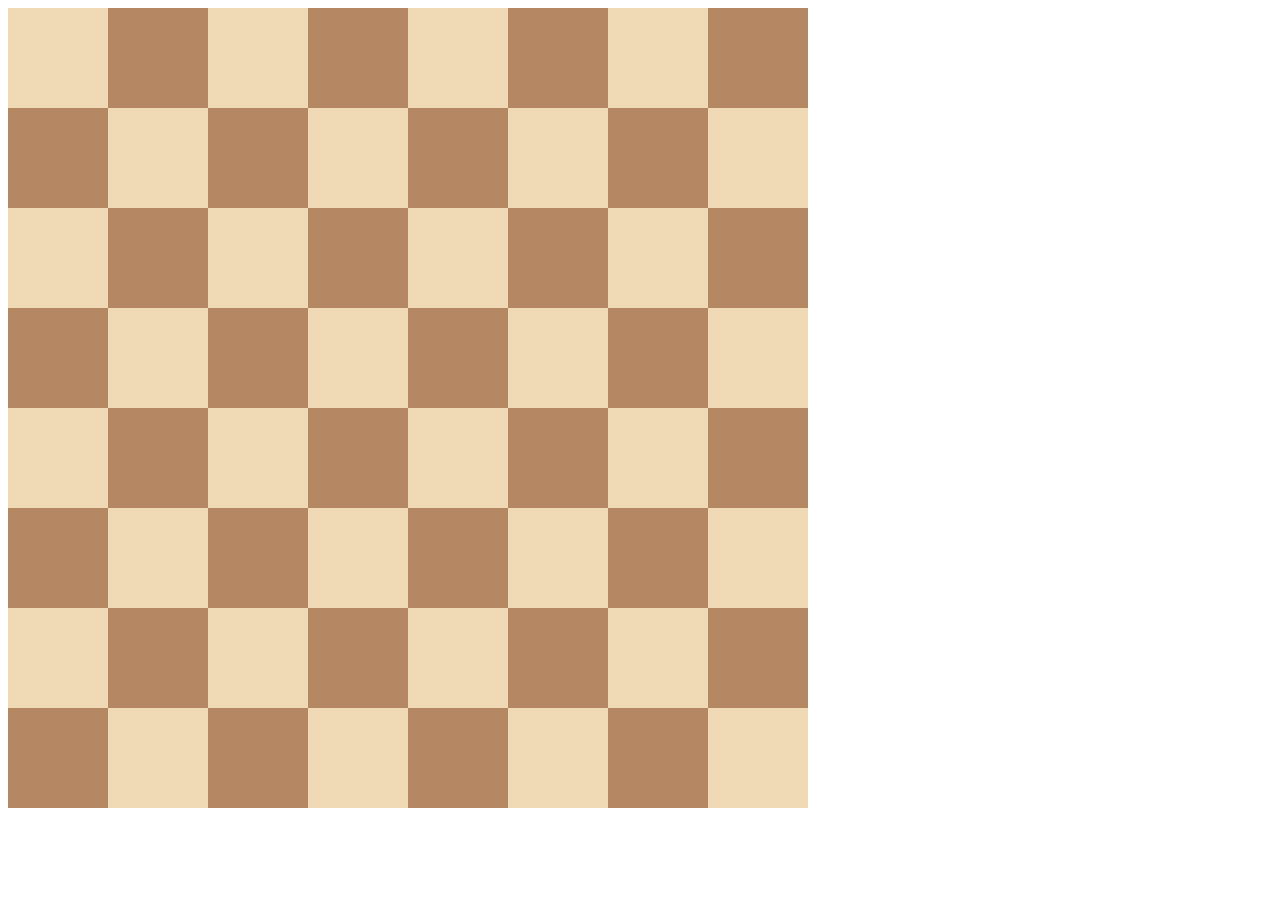
<file: Section 10 Grid/10.0 Display Grid/index.html>
<!DOCTYPE html>
<html>

<head>
  <title>Chessboard</title>
  <style>
    /* Write your code here */
    /* Each square should be 100px by 100px */
    /* My colours for white: #f0d9b5, black: #b58863 */
    .white {
      background-color: #f0d9b5;
      width: 100px;
      height: 100px;
    }
    .black {
      background-color: #b58863;
      width: 100px;
      height: 100px;
    }

    .container {
      display: grid;
      grid-template-columns: 1fr 1fr 1fr 1fr 1fr 1fr 1fr 1fr;
      column-gap: 0px;
      max-width: fit-content;
    }
  </style>
</head>

<body>
  <div class="container">
    <div class="white"></div>
    <div class="black"></div>
    <div class="white"></div>
    <div class="black"></div>
    <div class="white"></div>
    <div class="black"></div>
    <div class="white"></div>
    <div class="black"></div>
    <div class="black"></div>
    <div class="white"></div>
    <div class="black"></div>
    <div class="white"></div>
    <div class="black"></div>
    <div class="white"></div>
    <div class="black"></div>
    <div class="white"></div>
    <div class="white"></div>
    <div class="black"></div>
    <div class="white"></div>
    <div class="black"></div>
    <div class="white"></div>
    <div class="black"></div>
    <div class="white"></div>
    <div class="black"></div>
    <div class="black"></div>
    <div class="white"></div>
    <div class="black"></div>
    <div class="white"></div>
    <div class="black"></div>
    <div class="white"></div>
    <div class="black"></div>
    <div class="white"></div>
    <div class="white"></div>
    <div class="black"></div>
    <div class="white"></div>
    <div class="black"></div>
    <div class="white"></div>
    <div class="black"></div>
    <div class="white"></div>
    <div class="black"></div>
    <div class="black"></div>
    <div class="white"></div>
    <div class="black"></div>
    <div class="white"></div>
    <div class="black"></div>
    <div class="white"></div>
    <div class="black"></div>
    <div class="white"></div>
    <div class="white"></div>
    <div class="black"></div>
    <div class="white"></div>
    <div class="black"></div>
    <div class="white"></div>
    <div class="black"></div>
    <div class="white"></div>
    <div class="black"></div>
    <div class="black"></div>
    <div class="white"></div>
    <div class="black"></div>
    <div class="white"></div>
    <div class="black"></div>
    <div class="white"></div>
    <div class="black"></div>
    <div class="white"></div>
  </div>
</body>

</html>
</file>
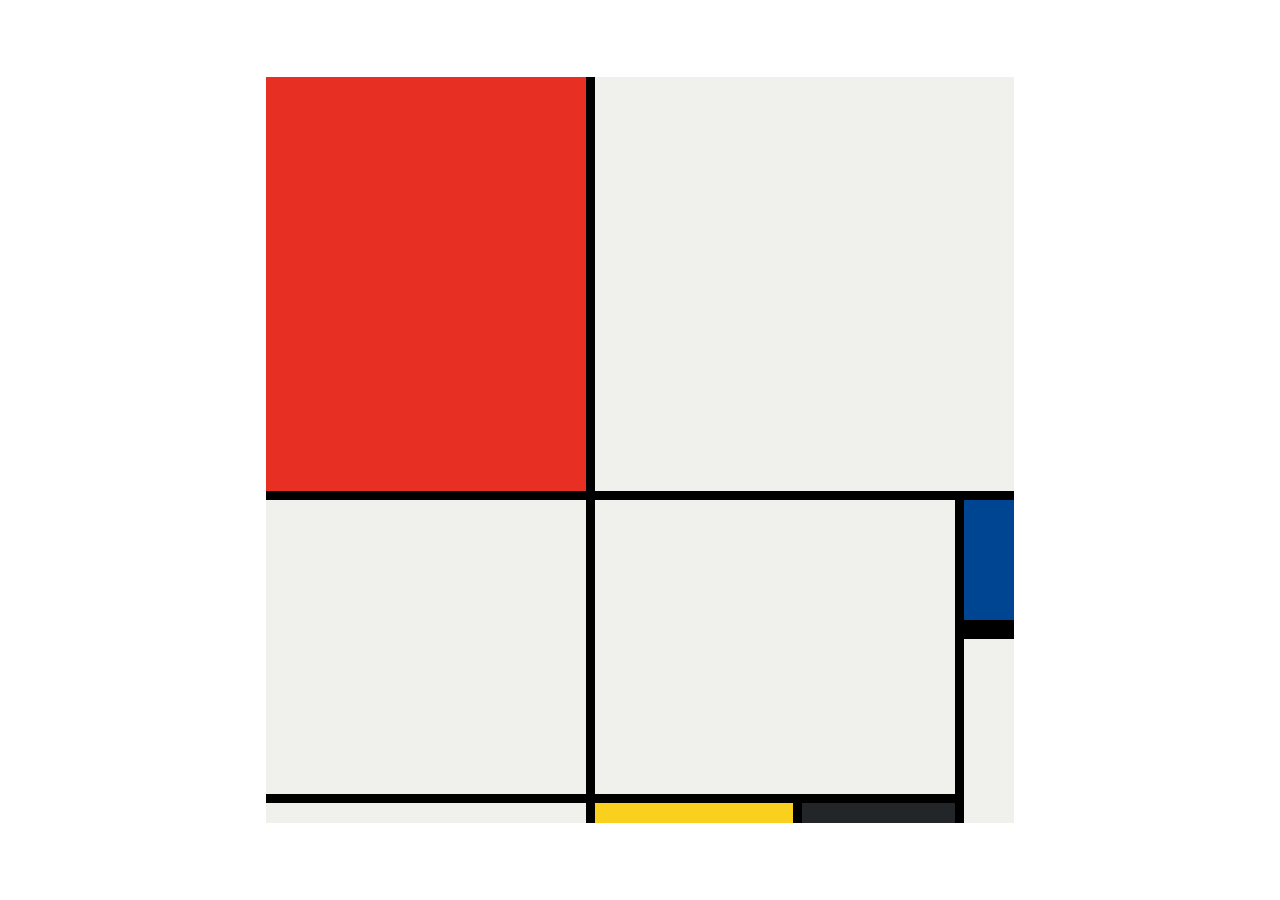
<file: Section 10 Grid/10.3 Mondrian Project/index.html>
<!DOCTYPE html>
<html lang="en">
  <head>
    <meta charset="UTF-8" />
    <meta name="viewport" content="width=device-width, initial-scale=1.0" />
    <title>Mondrian Project</title>
    <style>
      /* 
    Write your CSS here 
    Gap Colour: #000
    White: #F0F1EC
    Red: #E72F24
    Black: #232629
    Blue: #004592
    Yellow: #F9D01E

    For dimensions, see dimensions.png image.
    HINT: Remember you can't change the properties of grid lines.
    But grid lines are transparent!
    */
      * {
        margin: 0;
      }

      .flexc {
        height: 100vh;
        width: 100vw;
        display: flex;
        flex-wrap: wrap;
        align-content: center;
        justify-content: center;
        border: none;
      }

      .container {
        width: 748px;
        height: 746px;
        background-color: black;
        display: grid;
        grid-template-columns: 320px 198px 153px 50px;
        grid-template-rows: 414px 130px 155px 20px;
        gap: 9px;
      }

      .red {
        background-color: #e72f24;
      }

      .g1 {
        background-color: #f0f1ec;
        grid-column: 2 / -1;
      }
      .g2 {
        background-color: #f0f1ec;
        grid-column: 1 / 2;
        grid-row: 2 / 4;
      }
      .g3 {
        background-color: #f0f1ec;
        grid-column: 2 / span 2;
        grid-row: 2 / 4;
      }
      .purple {
        background-color: #004592;
        border-bottom: 10px solid black;
      }
      .g4 {
        background-color: #f0f1ec;
        grid-row: span 2;
      }
      .g5 {
        background-color: #f0f1ec;
      }
      .yellow {
        background-color: #f9d01e;
      }
      .black {
        background-color: #232629;
      }
    </style>
  </head>

  <body>
    <!-- Write your HTML here -->
    <div class="flexc">
      <div class="container">
        <div class="red"></div>
        <div class="g1"></div>
        <div class="g2"></div>
        <div class="g3"></div>
        <div class="purple"></div>
        <div class="g4"></div>
        <div class="g5"></div>
        <div class="yellow"></div>
        <div class="black"></div>
      </div>
    </div>
  </body>
</html>
</file>
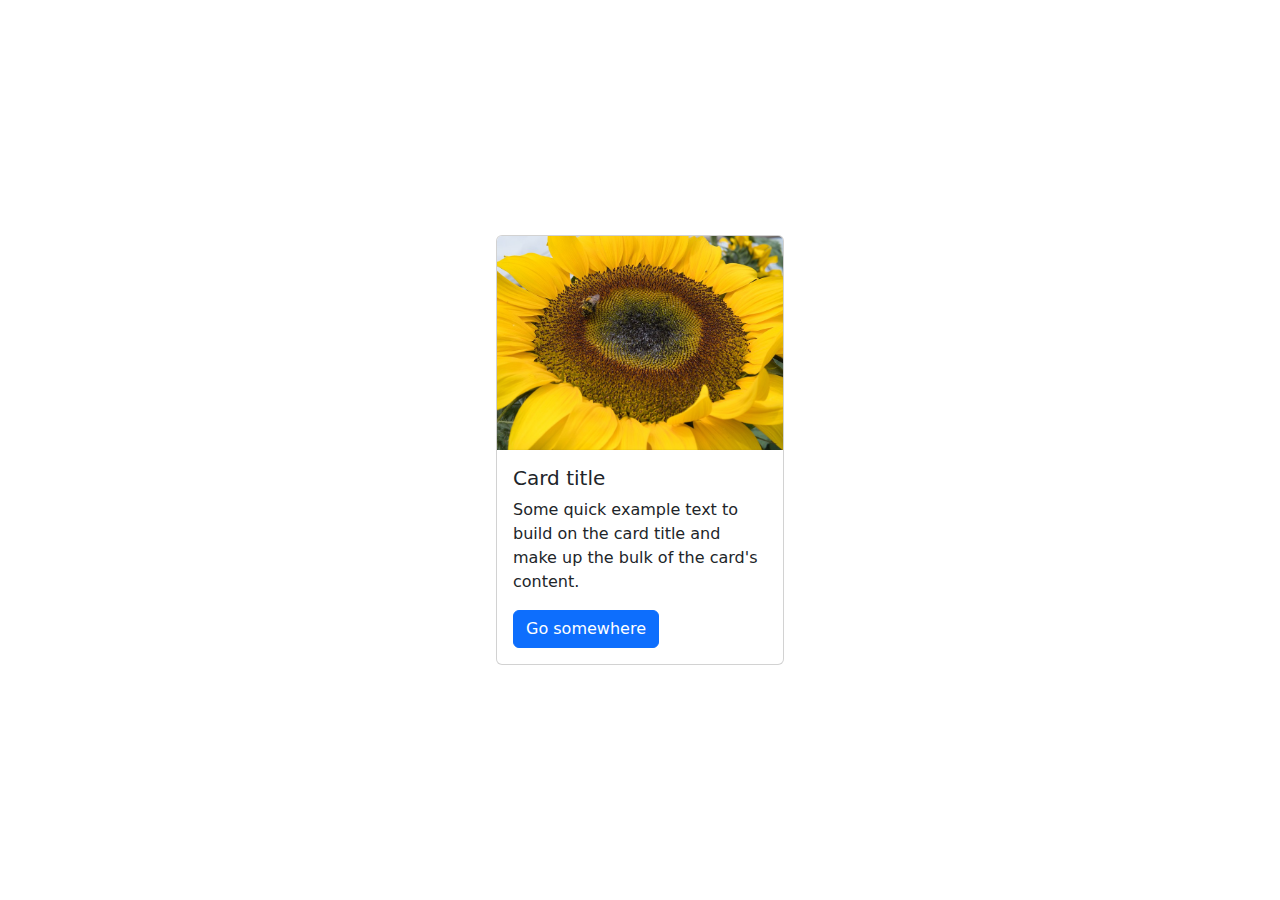
<file: Section 11 Bootstrap/11.0 Bootstrap Intro/index.html>
<!DOCTYPE html>
<html lang="en">
  <head>
    <meta charset="utf-8" />
    <meta name="viewport" content="width=device-width, initial-scale=1" />
    <title>Bootstrap</title>
    <!-- TODO 1: Add the Bootstrap link here. -->
    <link
      href="https://cdn.jsdelivr.net/npm/bootstrap@5.3.3/dist/css/bootstrap.min.css"
      rel="stylesheet"
      integrity="sha384-QWTKZyjpPEjISv5WaRU9OFeRpok6YctnYmDr5pNlyT2bRjXh0JMhjY6hW+ALEwIH"
      crossorigin="anonymous"
    />
    <style>
      /* TODO 4: Use flexbox to center the card in the vertical and horizontal center. */
      .flex-container {
        height: 100vh;
        display: flex;
        flex-wrap: wrap;
        justify-content: center;
        align-content: center;
      }
    </style>
  </head>

  <body>
    <div class="flex-container">
      <!-- TODO 2: Add the Bootstrap Prebuilt Card here -->
      <!-- TODO 3: Change the image src to display the flower.jpg image. -->

      <div class="card" style="width: 18rem">
        <img src="flower.jpg" class="card-img-top" alt="..." />
        <div class="card-body">
          <h5 class="card-title">Card title</h5>
          <p class="card-text">
            Some quick example text to build on the card title and make up the
            bulk of the card's content.
          </p>
          <a href="#" class="btn btn-primary">Go somewhere</a>
        </div>
      </div>
    </div>
  </body>
</html>
</file>
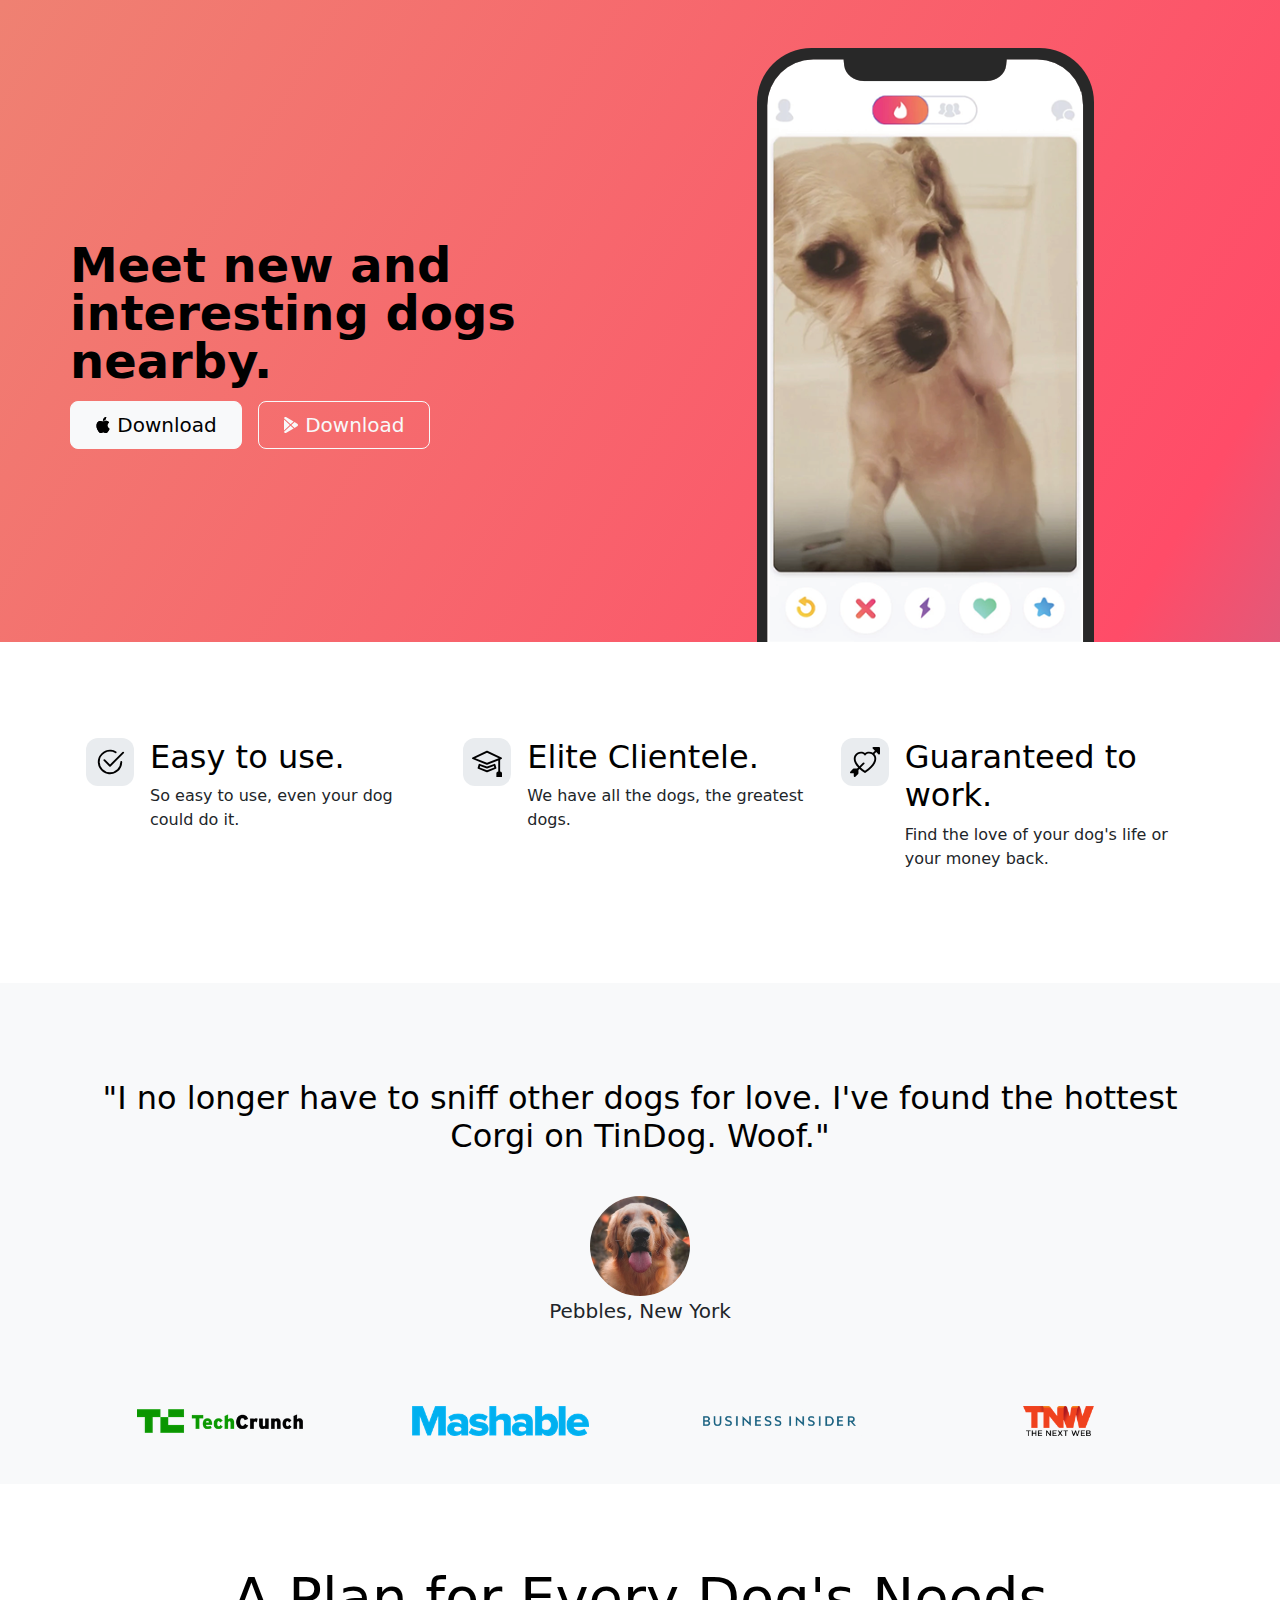
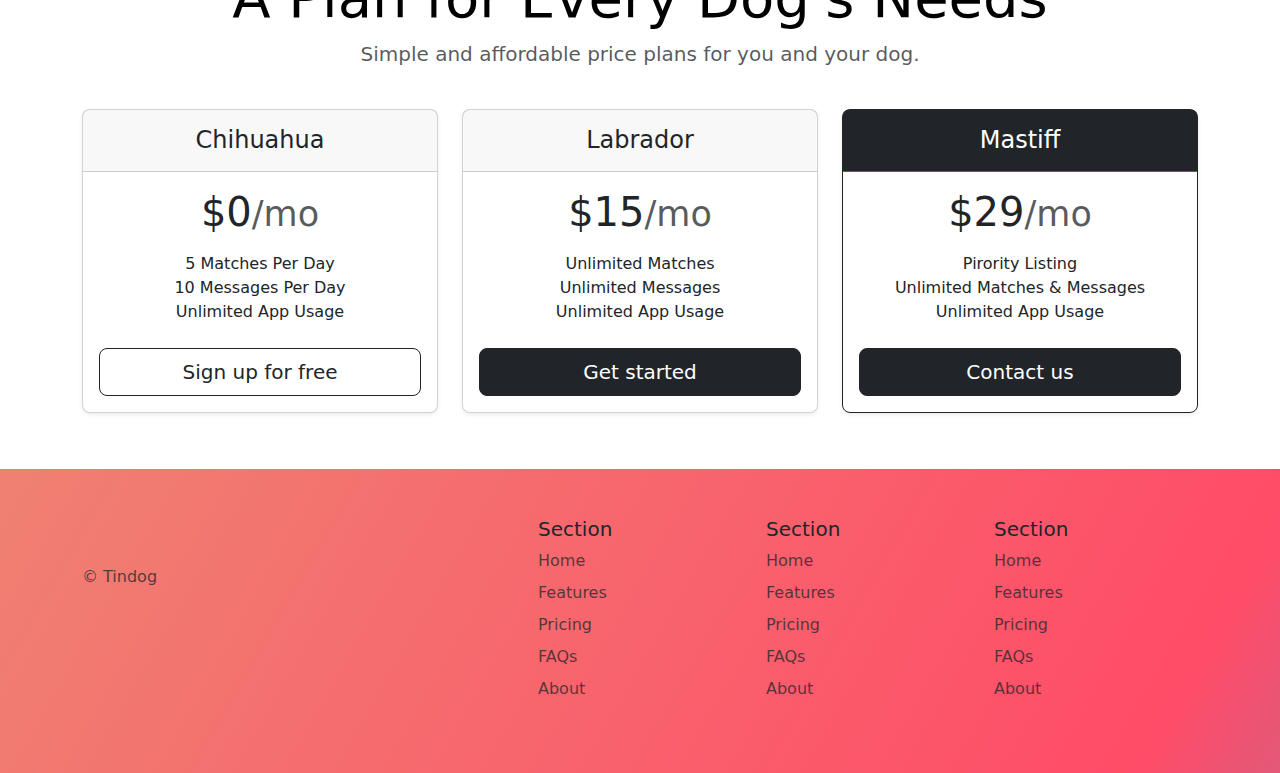
<file: Section 11 Bootstrap/11.3 TinDog Project/index.html>
<!DOCTYPE html>
<html lang="en">
  <head>
    <meta charset="UTF-8" />
    <meta name="viewport" content="width=device-width, initial-scale=1.0" />
    <title>TinDog</title>
    <link
      href="https://cdn.jsdelivr.net/npm/bootstrap@5.3.3/dist/css/bootstrap.min.css"
      rel="stylesheet"
      integrity="sha384-QWTKZyjpPEjISv5WaRU9OFeRpok6YctnYmDr5pNlyT2bRjXh0JMhjY6hW+ALEwIH"
      crossorigin="anonymous"
    />
    <link rel="stylesheet" href="css/style.css" />
  </head>

  <body>
    <!-- Title -->
    <section id="title" class="gradient-background">
      <div class="container col-xxl-8 px-0 py-0 pt-5">
        <div class="row flex-lg-row-reverse align-items-center g-0 py-0">
          <div class="col-10 col-sm-8 col-lg-6 pb-0">
            <img
              src="images/iphone.png"
              class="d-block mx-lg-auto img-fluid"
              alt="Bootstrap Themes"
              height="200"
              loading="lazy"
            />
          </div>
          <div class="col-lg-6">
            <h1 class="display-5 fw-bold text-body-emphasis lh-1 mb-3">
              Meet new and interesting dogs nearby.
            </h1>

            <div class="d-grid gap-2 d-md-flex justify-content-md-start">
              <button
                type="button"
                class="btn btn-primary btn-lg px-4 me-md-2 btn-light"
              >
                <svg
                  xmlns="http://www.w3.org/2000/svg"
                  width="16"
                  height="16"
                  fill="currentColor"
                  class="bi bi-apple mb-1"
                  viewBox="0 0 16 16"
                >
                  <path
                    d="M11.182.008C11.148-.03 9.923.023 8.857 1.18c-1.066 1.156-.902 2.482-.878 2.516.024.034 1.52.087 2.475-1.258.955-1.345.762-2.391.728-2.43Zm3.314 11.733c-.048-.096-2.325-1.234-2.113-3.422.212-2.189 1.675-2.789 1.698-2.854.023-.065-.597-.79-1.254-1.157a3.692 3.692 0 0 0-1.563-.434c-.108-.003-.483-.095-1.254.116-.508.139-1.653.589-1.968.607-.316.018-1.256-.522-2.267-.665-.647-.125-1.333.131-1.824.328-.49.196-1.422.754-2.074 2.237-.652 1.482-.311 3.83-.067 4.56.244.729.625 1.924 1.273 2.796.576.984 1.34 1.667 1.659 1.899.319.232 1.219.386 1.843.067.502-.308 1.408-.485 1.766-.472.357.013 1.061.154 1.782.539.571.197 1.111.115 1.652-.105.541-.221 1.324-1.059 2.238-2.758.347-.79.505-1.217.473-1.282Z"
                  />
                  <path
                    d="M11.182.008C11.148-.03 9.923.023 8.857 1.18c-1.066 1.156-.902 2.482-.878 2.516.024.034 1.52.087 2.475-1.258.955-1.345.762-2.391.728-2.43Zm3.314 11.733c-.048-.096-2.325-1.234-2.113-3.422.212-2.189 1.675-2.789 1.698-2.854.023-.065-.597-.79-1.254-1.157a3.692 3.692 0 0 0-1.563-.434c-.108-.003-.483-.095-1.254.116-.508.139-1.653.589-1.968.607-.316.018-1.256-.522-2.267-.665-.647-.125-1.333.131-1.824.328-.49.196-1.422.754-2.074 2.237-.652 1.482-.311 3.83-.067 4.56.244.729.625 1.924 1.273 2.796.576.984 1.34 1.667 1.659 1.899.319.232 1.219.386 1.843.067.502-.308 1.408-.485 1.766-.472.357.013 1.061.154 1.782.539.571.197 1.111.115 1.652-.105.541-.221 1.324-1.059 2.238-2.758.347-.79.505-1.217.473-1.282Z"
                  />
                </svg>
                Download
              </button>
              <button
                type="button"
                class="btn btn-outline-secondary btn-lg px-4 btn-outline-light"
              >
                <svg
                  xmlns="http://www.w3.org/2000/svg"
                  width="16"
                  height="16"
                  fill="currentColor"
                  class="bi bi-google-play mb-1"
                  viewBox="0 0 16 16"
                >
                  <path
                    d="M14.222 9.374c1.037-.61 1.037-2.137 0-2.748L11.528 5.04 8.32 8l3.207 2.96 2.694-1.586Zm-3.595 2.116L7.583 8.68 1.03 14.73c.201 1.029 1.36 1.61 2.303 1.055l7.294-4.295ZM1 13.396V2.603L6.846 8 1 13.396ZM1.03 1.27l6.553 6.05 3.044-2.81L3.333.215C2.39-.341 1.231.24 1.03 1.27Z"
                  />
                </svg>
                Download
              </button>
            </div>
          </div>
        </div>
      </div>
    </section>

    <!-- Features -->
    <section id="features">
      <div class="container px-3 py-5" id="hanging-icons">
        <div class="row mt-5 row-cols-1 row-cols-lg-3">
          <div class="col d-flex align-items-start">
            <div
              class="icon-square text-body-emphasis bg-body-secondary d-inline-flex align-items-center justify-content-center fs-4 flex-shrink-0 me-3"
            >
              <svg
                xmlns="http://www.w3.org/2000/svg"
                height="30"
                fill="currentColor"
                class="bi bi-check2-circle"
                viewBox="0 0 16 16"
              >
                <path
                  d="M2.5 8a5.5 5.5 0 0 1 8.25-4.764.5.5 0 0 0 .5-.866A6.5 6.5 0 1 0 14.5 8a.5.5 0 0 0-1 0 5.5 5.5 0 1 1-11 0z"
                />
                <path
                  d="M15.354 3.354a.5.5 0 0 0-.708-.708L8 9.293 5.354 6.646a.5.5 0 1 0-.708.708l3 3a.5.5 0 0 0 .708 0l7-7z"
                />
              </svg>
            </div>
            <div>
              <h3 class="fs-2 text-body-emphasis">Easy to use.</h3>
              <p>So easy to use, even your dog could do it.</p>
            </div>
          </div>
          <div class="col d-flex align-items-start">
            <div
              class="icon-square text-body-emphasis bg-body-secondary d-inline-flex align-items-center justify-content-center fs-4 flex-shrink-0 me-3"
            >
              <svg
                xmlns="http://www.w3.org/2000/svg"
                height="30"
                fill="currentColor"
                class="bi bi-mortarboard"
                viewBox="0 0 16 16"
              >
                <path
                  d="M8.211 2.047a.5.5 0 0 0-.422 0l-7.5 3.5a.5.5 0 0 0 .025.917l7.5 3a.5.5 0 0 0 .372 0L14 7.14V13a1 1 0 0 0-1 1v2h3v-2a1 1 0 0 0-1-1V6.739l.686-.275a.5.5 0 0 0 .025-.917l-7.5-3.5ZM8 8.46 1.758 5.965 8 3.052l6.242 2.913L8 8.46Z"
                />
                <path
                  d="M4.176 9.032a.5.5 0 0 0-.656.327l-.5 1.7a.5.5 0 0 0 .294.605l4.5 1.8a.5.5 0 0 0 .372 0l4.5-1.8a.5.5 0 0 0 .294-.605l-.5-1.7a.5.5 0 0 0-.656-.327L8 10.466 4.176 9.032Zm-.068 1.873.22-.748 3.496 1.311a.5.5 0 0 0 .352 0l3.496-1.311.22.748L8 12.46l-3.892-1.556Z"
                />
              </svg>
            </div>
            <div>
              <h3 class="fs-2 text-body-emphasis">Elite Clientele.</h3>
              <p>We have all the dogs, the greatest dogs.</p>
            </div>
          </div>
          <div class="col d-flex align-items-start">
            <div
              class="icon-square text-body-emphasis bg-body-secondary d-inline-flex align-items-center justify-content-center fs-4 flex-shrink-0 me-3"
            >
              <svg
                xmlns="http://www.w3.org/2000/svg"
                height="30"
                fill="currentColor"
                class="bi bi-arrow-through-heart"
                viewBox="0 0 16 16"
              >
                <path
                  fill-rule="evenodd"
                  d="M2.854 15.854A.5.5 0 0 1 2 15.5V14H.5a.5.5 0 0 1-.354-.854l1.5-1.5A.5.5 0 0 1 2 11.5h1.793l.53-.53c-.771-.802-1.328-1.58-1.704-2.32-.798-1.575-.775-2.996-.213-4.092C3.426 2.565 6.18 1.809 8 3.233c1.25-.98 2.944-.928 4.212-.152L13.292 2 12.147.854A.5.5 0 0 1 12.5 0h3a.5.5 0 0 1 .5.5v3a.5.5 0 0 1-.854.354L14 2.707l-1.006 1.006c.236.248.44.531.6.845.562 1.096.585 2.517-.213 4.092-.793 1.563-2.395 3.288-5.105 5.08L8 13.912l-.276-.182a21.86 21.86 0 0 1-2.685-2.062l-.539.54V14a.5.5 0 0 1-.146.354l-1.5 1.5Zm2.893-4.894A20.419 20.419 0 0 0 8 12.71c2.456-1.666 3.827-3.207 4.489-4.512.679-1.34.607-2.42.215-3.185-.817-1.595-3.087-2.054-4.346-.761L8 4.62l-.358-.368c-1.259-1.293-3.53-.834-4.346.761-.392.766-.464 1.845.215 3.185.323.636.815 1.33 1.519 2.065l1.866-1.867a.5.5 0 1 1 .708.708L5.747 10.96Z"
                />
              </svg>
            </div>
            <div>
              <h3 class="fs-2 text-body-emphasis">Guaranteed to work.</h3>
              <p>Find the love of your dog's life or your money back.</p>
            </div>
          </div>
        </div>
      </div>
    </section>

    <!-- Testimonial -->
    <section id="testimonial">
      <div class="my-5">
        <div class="p-0 text-center bg-body-tertiary">
          <div class="container py-5">
            <h2 class="text-body-emphasis mt-5">
              "I no longer have to sniff other dogs for love. I've found the
              hottest Corgi on TinDog. Woof."
            </h2>

            <div style="margin-top: 2 rem !important; margin-bottom: 5rem">
              <img
                src="images/dog-img.jpg"
                style="
                  height: 100px;
                  border-radius: 50%;
                  width: 100px;
                  margin: 2rem auto 0rem;
                "
              />
              <p class="col-lg-8 mx-auto lead mb-5">Pebbles, New York</p>
            </div>

            <div class="container text-center">
              <div class="row align-items-start">
                <div class="col-lg-3 col-sm-12">
                  <img src="images/techcrunch.png" style="height: 30px" />
                </div>
                <div class="col-lg-3 col-sm-12">
                  <img src="images/mashable.png" style="height: 30px" />
                </div>
                <div class="col-lg-3 col-sm-12">
                  <img src="images/bizinsider.png" style="height: 30px" />
                </div>
                <div class="col-lg-3 col-sm-12">
                  <img src="images/tnw.png" style="height: 30px" />
                </div>
              </div>
            </div>
          </div>
        </div>
      </div>
    </section>

    <!-- Pricing -->
    <section id="pricing">
      <div class="container py-3">
        <div class="pricing-header p-3 pb-md-4 mx-auto text-center">
          <h2 class="display-4 fw-normal text-body-emphasis">
            A Plan for Every Dog's Needs
          </h2>
          <p class="fs-5 text-body-secondary">
            Simple and affordable price plans for you and your dog.
          </p>
        </div>
        <main>
          <div class="row row-cols-1 row-cols-md-3 mb-3 text-center">
            <div class="col">
              <div class="card mb-4 rounded-3 shadow-sm">
                <div class="card-header py-3">
                  <h4 class="my-0 fw-normal">Chihuahua</h4>
                </div>
                <div class="card-body">
                  <h1 class="card-title pricing-card-title">
                    $0<small class="text-body-secondary fw-light">/mo</small>
                  </h1>
                  <ul class="list-unstyled mt-3 mb-4">
                    <li>5 Matches Per Day</li>
                    <li>10 Messages Per Day</li>
                    <li>Unlimited App Usage</li>
                  </ul>
                  <button
                    type="button"
                    class="w-100 btn btn-lg btn-outline-dark"
                  >
                    Sign up for free
                  </button>
                </div>
              </div>
            </div>
            <div class="col">
              <div class="card mb-4 rounded-3 shadow-sm">
                <div class="card-header py-3">
                  <h4 class="my-0 fw-normal">Labrador</h4>
                </div>
                <div class="card-body">
                  <h1 class="card-title pricing-card-title">
                    $15<small class="text-body-secondary fw-light">/mo</small>
                  </h1>
                  <ul class="list-unstyled mt-3 mb-4">
                    <li>Unlimited Matches</li>
                    <li>Unlimited Messages</li>
                    <li>Unlimited App Usage</li>
                  </ul>
                  <button type="button" class="w-100 btn btn-lg btn-dark">
                    Get started
                  </button>
                </div>
              </div>
            </div>
            <div class="col">
              <div class="card mb-4 rounded-3 shadow-sm border-dark">
                <div class="card-header py-3 text-bg-dark border-primary">
                  <h4 class="my-0 fw-normal">Mastiff</h4>
                </div>
                <div class="card-body">
                  <h1 class="card-title pricing-card-title">
                    $29<small class="text-body-secondary fw-light">/mo</small>
                  </h1>
                  <ul class="list-unstyled mt-3 mb-4">
                    <li>Pirority Listing</li>
                    <li>Unlimited Matches & Messages</li>
                    <li>Unlimited App Usage</li>
                  </ul>
                  <button type="button" class="w-100 btn btn-lg btn-dark">
                    Contact us
                  </button>
                </div>
              </div>
            </div>
          </div>
        </main>
      </div>
    </section>

    <!-- Footer -->
    <section id="footer" class="gradient-background">
      <div class="container">
        <footer class="row row-cols-1 row-cols-sm-2 row-cols-md-5 py-5 my-0">
          <div class="col mb-5">
            <a
              href="/"
              class="d-flex align-items-center mb-3 link-body-emphasis text-decoration-none"
            >
              <svg class="bi me-2" width="40" height="32">
                <use xlink:href="#bootstrap"></use>
              </svg>
            </a>
            <p class="text-body-secondary">© Tindog</p>
          </div>

          <div class="col mb-3"></div>

          <div class="col mb-3">
            <h5>Section</h5>
            <ul class="nav flex-column">
              <li class="nav-item mb-2">
                <a href="#" class="nav-link p-0 text-body-secondary">Home</a>
              </li>
              <li class="nav-item mb-2">
                <a href="#" class="nav-link p-0 text-body-secondary"
                  >Features</a
                >
              </li>
              <li class="nav-item mb-2">
                <a href="#" class="nav-link p-0 text-body-secondary">Pricing</a>
              </li>
              <li class="nav-item mb-2">
                <a href="#" class="nav-link p-0 text-body-secondary">FAQs</a>
              </li>
              <li class="nav-item mb-2">
                <a href="#" class="nav-link p-0 text-body-secondary">About</a>
              </li>
            </ul>
          </div>

          <div class="col mb-3">
            <h5>Section</h5>
            <ul class="nav flex-column">
              <li class="nav-item mb-2">
                <a href="#" class="nav-link p-0 text-body-secondary">Home</a>
              </li>
              <li class="nav-item mb-2">
                <a href="#" class="nav-link p-0 text-body-secondary"
                  >Features</a
                >
              </li>
              <li class="nav-item mb-2">
                <a href="#" class="nav-link p-0 text-body-secondary">Pricing</a>
              </li>
              <li class="nav-item mb-2">
                <a href="#" class="nav-link p-0 text-body-secondary">FAQs</a>
              </li>
              <li class="nav-item mb-2">
                <a href="#" class="nav-link p-0 text-body-secondary">About</a>
              </li>
            </ul>
          </div>

          <div class="col mb-3">
            <h5>Section</h5>
            <ul class="nav flex-column">
              <li class="nav-item mb-2">
                <a href="#" class="nav-link p-0 text-body-secondary">Home</a>
              </li>
              <li class="nav-item mb-2">
                <a href="#" class="nav-link p-0 text-body-secondary"
                  >Features</a
                >
              </li>
              <li class="nav-item mb-2">
                <a href="#" class="nav-link p-0 text-body-secondary">Pricing</a>
              </li>
              <li class="nav-item mb-2">
                <a href="#" class="nav-link p-0 text-body-secondary">FAQs</a>
              </li>
              <li class="nav-item mb-2">
                <a href="#" class="nav-link p-0 text-body-secondary">About</a>
              </li>
            </ul>
          </div>
        </footer>
      </div>
    </section>

    <script
      src="https://cdn.jsdelivr.net/npm/bootstrap@5.3.3/dist/js/bootstrap.bundle.min.js"
      integrity="sha384-YvpcrYf0tY3lHB60NNkmXc5s9fDVZLESaAA55NDzOxhy9GkcIdslK1eN7N6jIeHz"
      crossorigin="anonymous"
    ></script>
  </body>
</html>
</file>
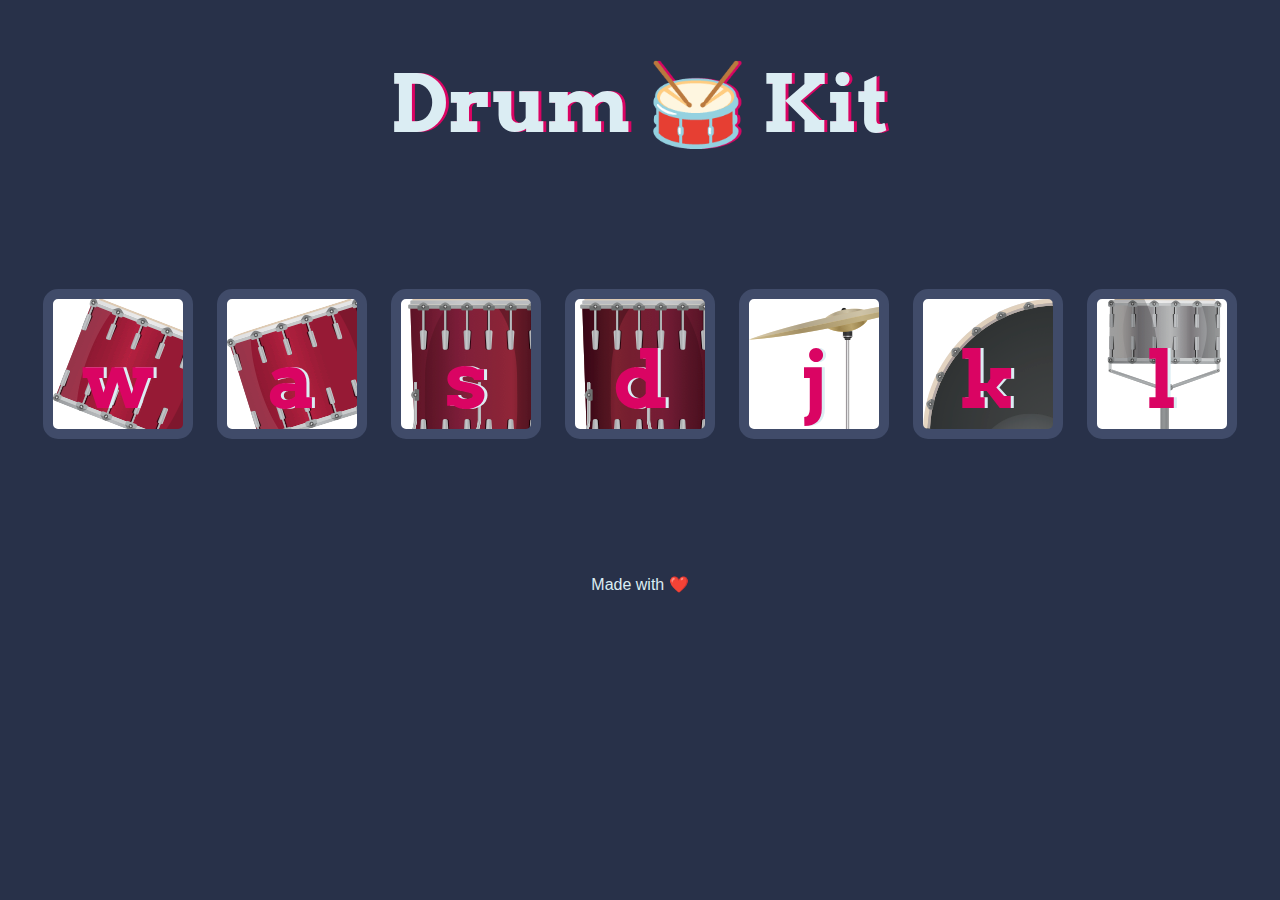
<file: Section 18 Advanced JavaScript/Drum Kit/index.html>
<!DOCTYPE html>
<html lang="en" dir="ltr">
  <head>
    <meta charset="utf-8" />
    <title>Drum Kit</title>
    <link rel="stylesheet" href="styles.css" />
    <link
      href="https://fonts.googleapis.com/css?family=Arvo"
      rel="stylesheet"
    />
  </head>

  <body>
    <h1 id="title">Drum 🥁 Kit</h1>
    <div class="set">
      <button class="w drum">w</button>
      <button class="a drum">a</button>
      <button class="s drum">s</button>
      <button class="d drum">d</button>
      <button class="j drum">j</button>
      <button class="k drum">k</button>
      <button class="l drum">l</button>
    </div>

    <footer>Made with ❤️</footer>
    <script src="index.js"></script>
  </body>
</html>
</file>
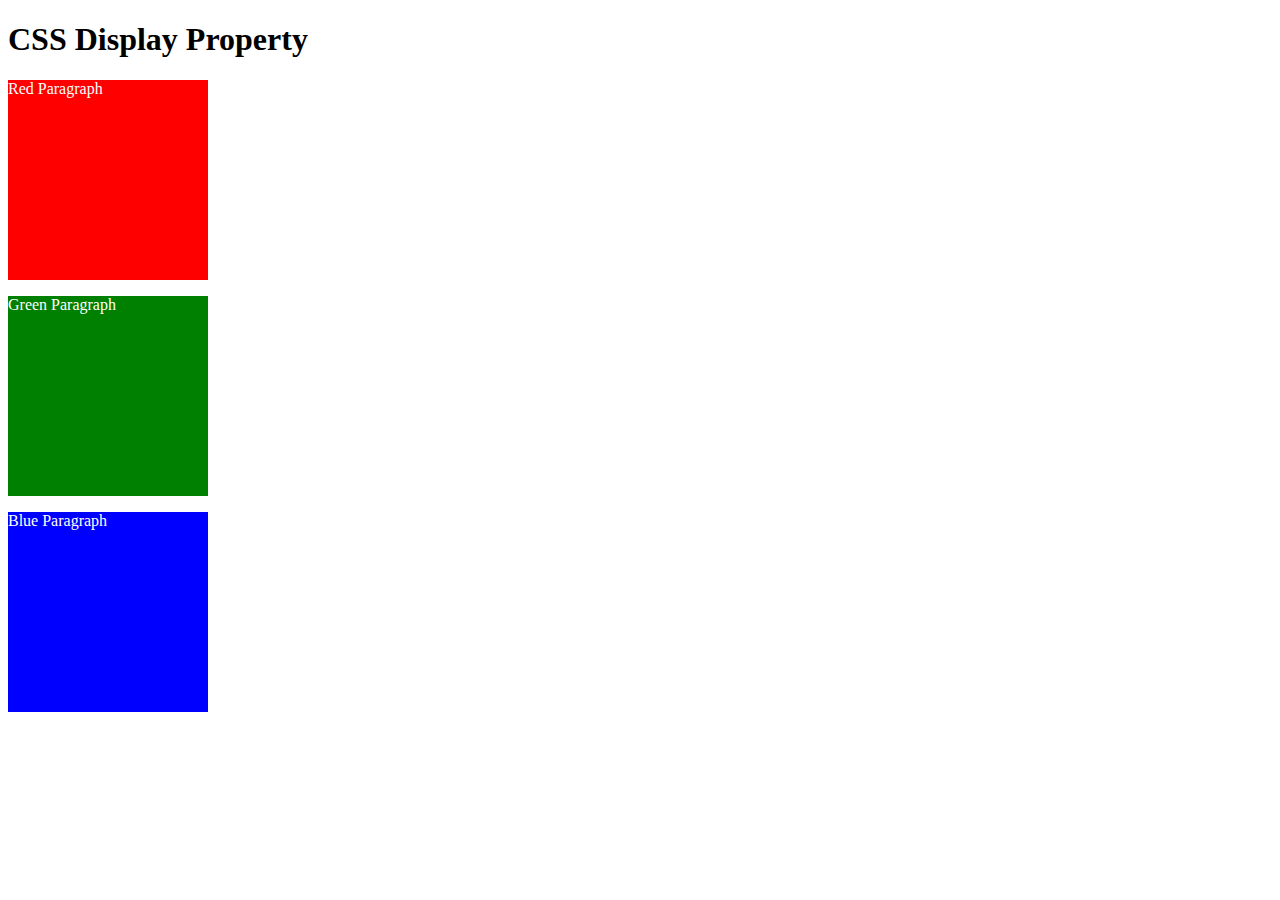
<file: Section 8 Advanced CSS/8.1 CSS Display/index.html>
<!DOCTYPE html>
<html>

<!-- 
  TODO
1. By changing only the display property of the CSS make all 3 squares line up horizontally like in goal1 image.
2. Change only the display property to make all 3 squares line up vertically like in goal2 image. 
-->

<head>
  <title>CSS Display Property Example</title>
  <style>
    p {
      color: white;
    }

    .red {
      display: block;
      width: 200px;
      height: 200px;
      background-color: red;
    }

    .green {
      display: block;
      width: 200px;
      height: 200px;
      background-color: green;
    }

    .blue {
      display: block;
      width: 200px;
      height: 200px;
      background-color: blue;
    }
  </style>
</head>


<body>
  <h1>CSS Display Property</h1>
  <p class="red">Red Paragraph </p>
  <p class="green">Green Paragraph</p>
  <p class="blue">Blue Paragraph</p>
</body>

</html>
</file>
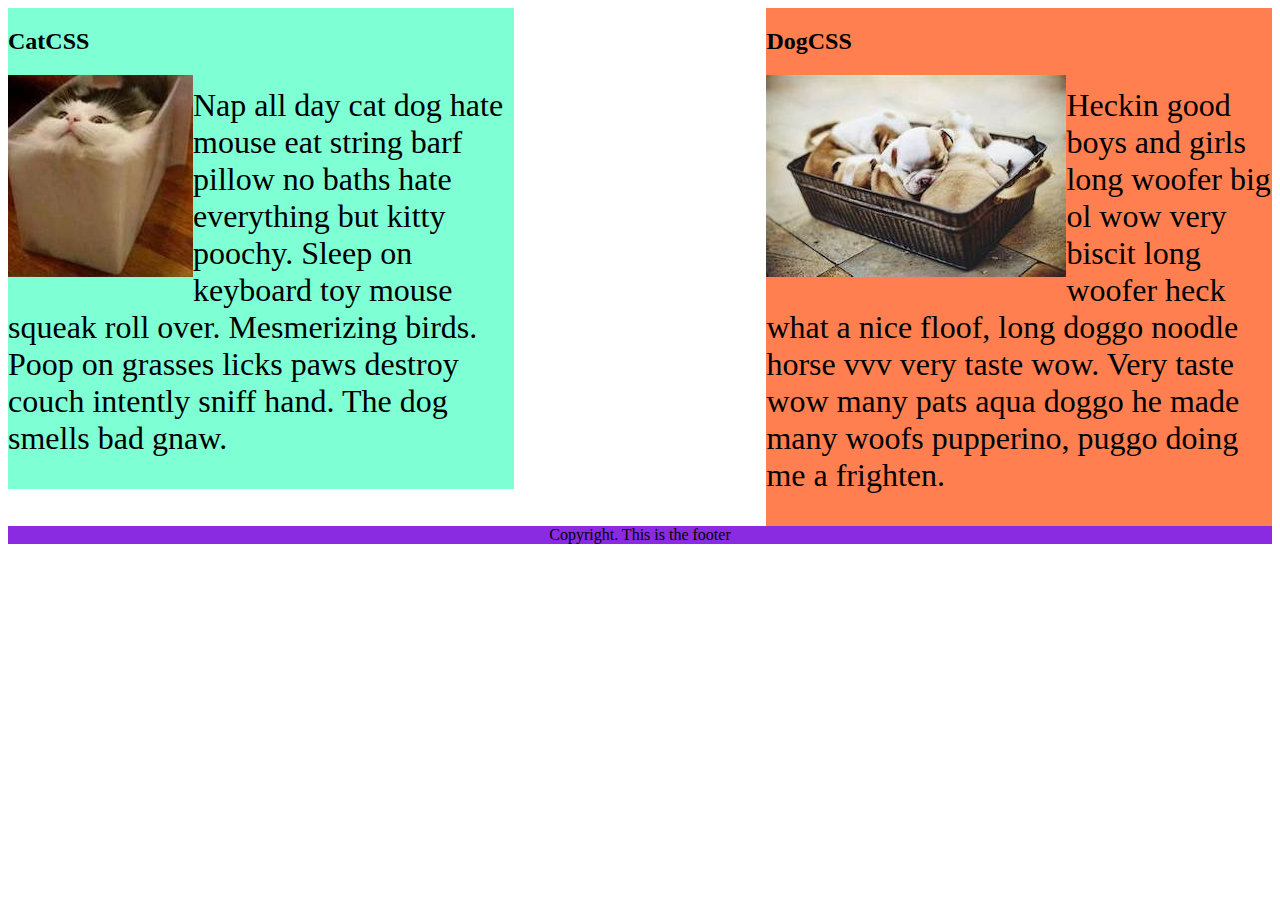
<file: Section 8 Advanced CSS/8.2 CSS float/index.html>
<!DOCTYPE html>
<html lang="en">

<!-- TODO
1. Make both paragraph elements wrap around the image.
2. Use Float to move the cat div to the left and the dog div to the right.
3. Use clear to make the footer go below both the cat and dog div. -->

<head>
  <meta charset="UTF-8">
  <title>CSS Float</title>
  <style>
    div {
      display: inline-block;
      width: 40%;
    }

    p {
      font-size: 2em;
    }

    .cat {
      background-color: aquamarine;
      float: left;
    }

    .dog {
      background-color: coral;
      float: right;
    }

    footer {
      text-align: center;
      background-color: blueviolet;
      clear: both;
    }

    img {
      float: left;
    }
  </style>
</head>

<body>
  <div class="cat">
    <h2>CatCSS</h2>

    <img src="cat.jpeg" alt="cat in a box" />
    <p class="first-paragraph">Nap all day cat dog hate mouse eat string barf pillow no baths hate everything but kitty
      poochy. Sleep on keyboard
      toy
      mouse squeak roll over. Mesmerizing birds. Poop on grasses licks paws destroy couch intently sniff hand. The dog
      smells
      bad gnaw.</p>
  </div>
  <div class="dog">
    <h2>DogCSS</h2>
    <img src="dog.jpeg" alt="dogs in a box" />
    <p class="second-paragraph">Heckin good boys and girls long woofer big ol wow very biscit long woofer heck what a
      nice
      floof, long doggo noodle
      horse vvv very taste wow. Very taste wow many pats aqua doggo he made many woofs pupperino, puggo doing me a
      frighten.</p>
  </div>

  <footer>Copyright. This is the footer</footer>
</body>

</html>
</file>
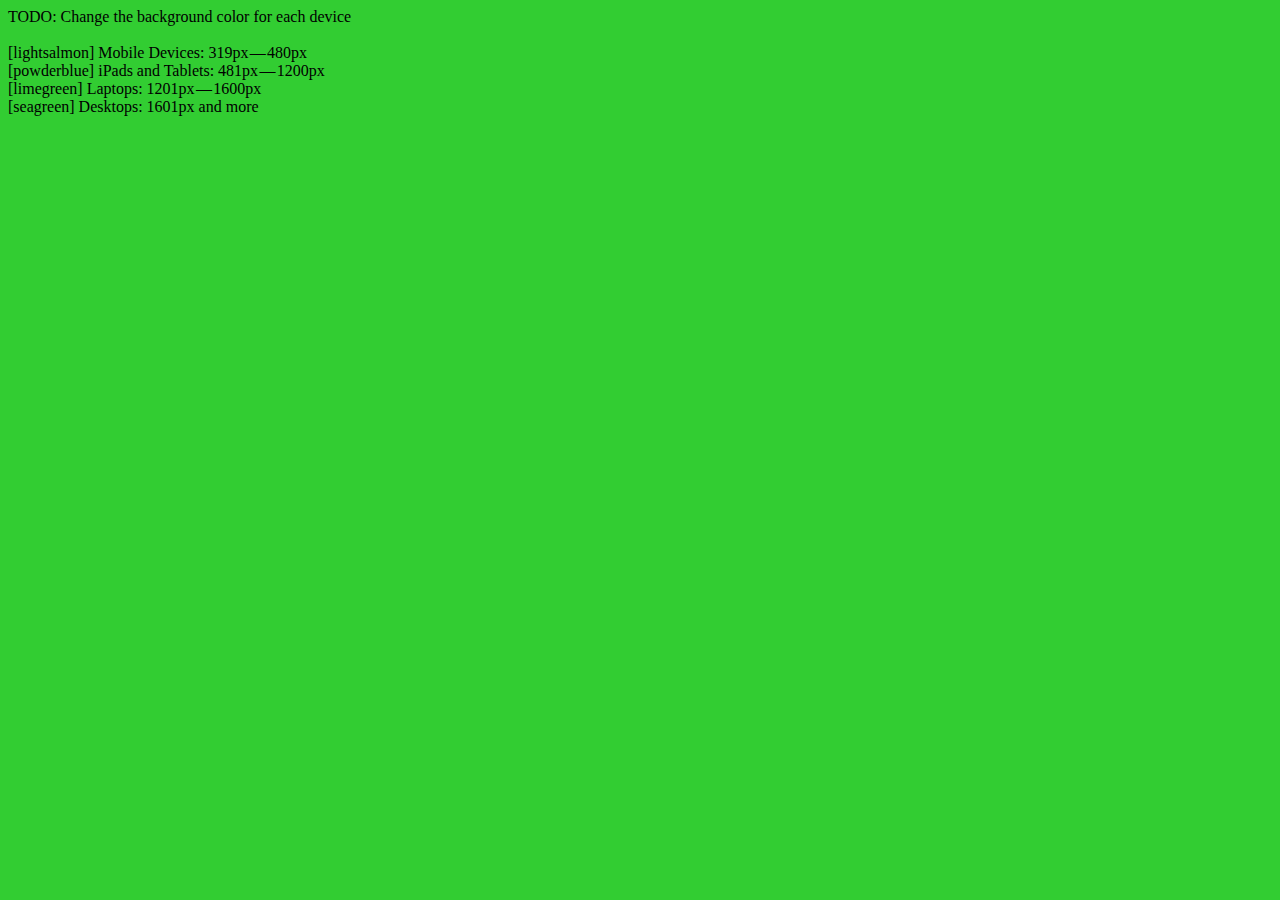
<file: Section 8 Advanced CSS/8.3 Media Query/index.html>
<!DOCTYPE html>
<html lang="en">

<!-- 
TODO: Change the background color for each device
[lightsalmon] Mobile Devices: 319px — 480px
[powderblue] iPads and Tablets: 481px — 1200px
[limegreen] Laptops: 1201px — 1600px
[seagreen] Desktops: 1601px and more
-->

<head>
  <meta charset="UTF-8">
  <meta name="viewport" content="width=device-width, initial-scale=1, minimum-scale=1" />
  <title>Media Query</title>
  <style>
    body {
      background-color: aquamarine;
    }

    @media (max-width: 480px) {
      body {
        background-color: lightsalmon;
      }
    }

    @media (min-width: 481px) and (max-width: 1200px) {
      body {
        background-color: powderblue;
      }
    }

    @media (min-width: 1201px) and (max-width: 1600px) {
      body {
        background-color: limegreen;
      }
    }

    @media (min-width: 1601px) {
      body {
        background-color: seagreen;
      }
    }

  </style>
</head>

<body>
  TODO: Change the background color for each device </br></br>
[lightsalmon] Mobile Devices: 319px — 480px </br>
[powderblue] iPads and Tablets: 481px — 1200px </br>
[limegreen] Laptops: 1201px — 1600px </br>
[seagreen] Desktops: 1601px and more</br>
</body>

</html>
</file>
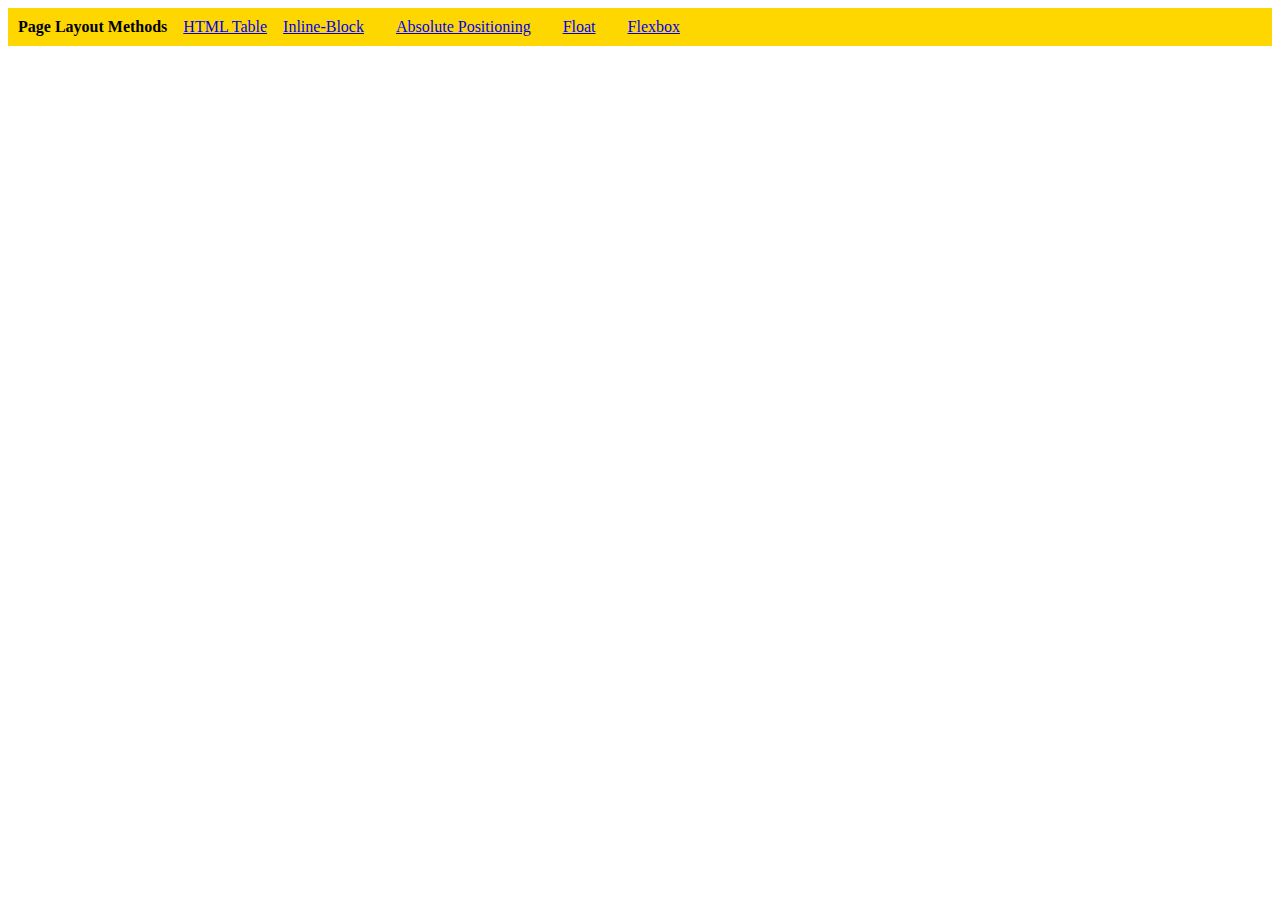
<file: Section 9 Flexbox/9.0 Display Flex/index.html>
<!DOCTYPE html>
<html lang="en">

<head>
  <meta charset="UTF-8">
  <meta name="viewport" content="width=device-width, initial-scale=1.0">
  <title>Column Layout Methods</title>
  <style>
    p {
      padding: 0;
      margin: 0;
      font-weight: 700;
    }

    li {
      list-style: none;
    }

    .container {
      padding: 10px;
      background-color: gold;
      display: flex;
      gap: 1rem;
    }

  </style>
</head>

<body>
  <div class="container">
    <p>Page Layout Methods</p>

    <li><a href="./html-table.html">HTML Table</a></li>
    <li><a href="./inline-block.html">Inline-Block</li>
    <li><a href="./absolute-position.html">Absolute Positioning</li>
    <li><a href="./float.html">Float</li>
    <li><a href="./flex.html">Flexbox</li>

  </div>
</body>

</html>
</file>
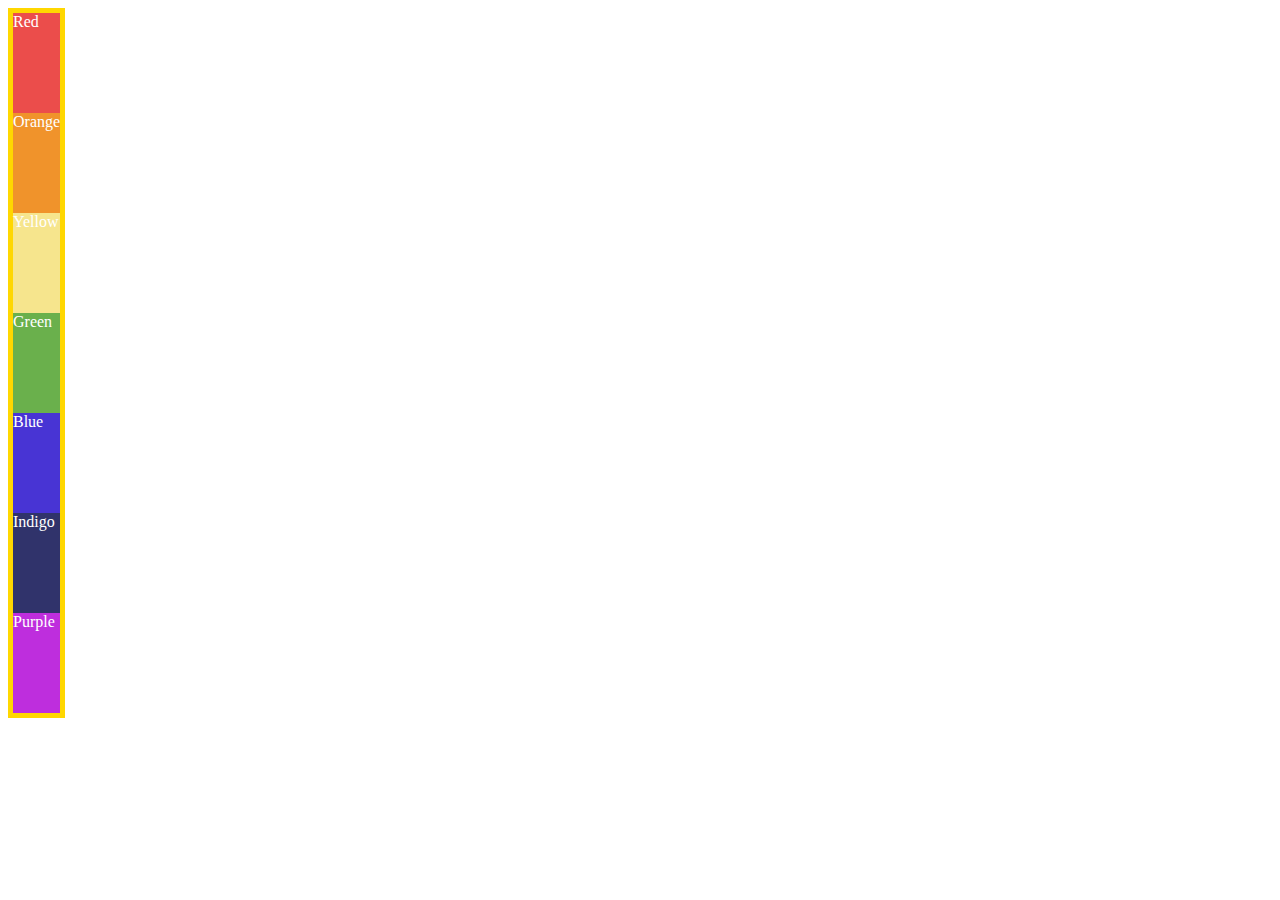
<file: Section 9 Flexbox/9.1 Flex Direction/index.html>
<!DOCTYPE html>
<html lang="en">

<head>
  <meta charset="UTF-8">
  <meta name="viewport" content="width=device-width, initial-scale=1.0">
  <title>Flex Direction</title>
  <!-- HINT:
  https://developer.mozilla.org/en-US/docs/Web/CSS/Universal_selectors
  https://developer.mozilla.org/en-US/docs/Learn/CSS/Building_blocks/Selectors/Combinators 
  -->
  <style>
    .container {
      color: white;
      border: 5px solid gold;
      display: inline-flex;
      flex-direction: column;
    }

    .container div {
      flex-basis: 100px;
    }

    /*
Select all the elements that are the direct
children of the .container class.
    */

    .red {background-color: #eb4d4b;}
    .orange {background-color: #f0932b;}
    .yellow {background-color: #f6e58d;}
    .green {background-color: #6ab04c;}
    .blue {background-color: #4834d4;}
    .indigo {background-color: #30336b;}
    .purple {background-color: #be2edd;}
  </style>
</head>

<body>
  <div class="container">
    <div class="red">Red</div>
    <div class="orange">Orange</div>
    <div class="yellow">Yellow</div>
    <div class="green">Green</div>
    <div class="blue">Blue</div>
    <div class="indigo">Indigo</div>
    <div class="purple">Purple</div>
  </div>
  
</body>

</html>
</file>
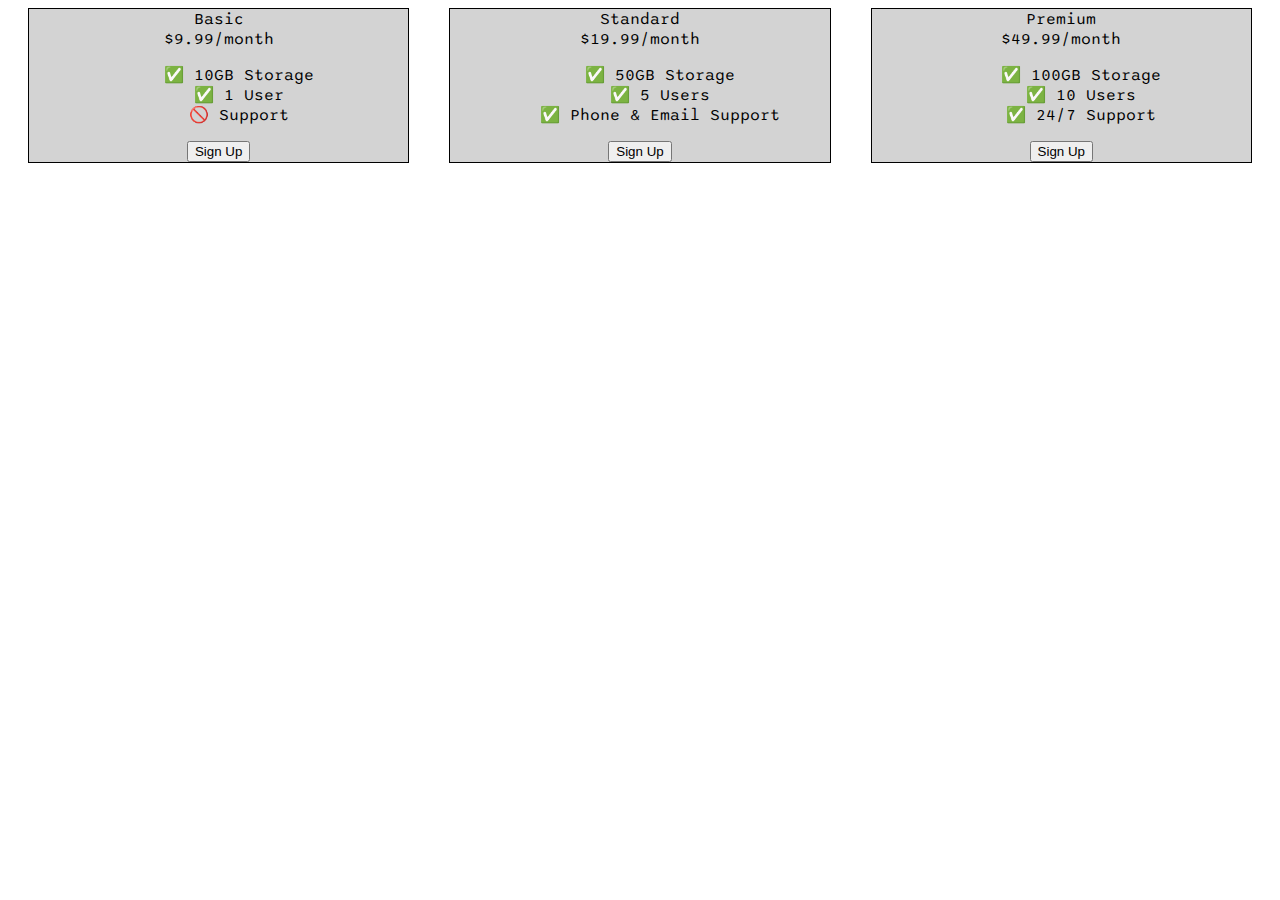
<file: Section 9 Flexbox/9.4 Flexbox Pricing Table Project/index.html>
<!DOCTYPE html>
<html>
  <head>
    <title>Flexbox Pricing Table</title>
    <link rel="preconnect" href="https://fonts.googleapis.com" />
    <link rel="preconnect" href="https://fonts.gstatic.com" crossorigin />
    <link
      href="https://fonts.googleapis.com/css2?family=Sono:wght@400;700&display=swap"
      rel="stylesheet"
    />
    <style>
      body {
        font-family: "Sono", sans-serif;
      }

      .pricing-container {        
        display: flex;
        justify-content: space-around;
        
      }

      .pricing-plan {
        background-color: lightgray;
        border: 1px solid black;
        min-width: 30%;
        max-width: 33%;
        text-align: center;
      }

    .plan-features {
        list-style-type: none;
    }

      /* Hint: What can you do with a media query and flexbox? */
      @media (max-width: 768px) {

        .pricing-container {        
          flex-direction: column;          
          align-items: center;
          justify-content: space-between;
          gap: 2rem;
        }

        .pricing-plan {
          min-width: 75%;
        }
      }
    </style>
  </head>

  <body>
    <div class="pricing-container">
      <div class="pricing-plan">
        <div class="plan-title">Basic</div>
        <div class="plan-price">$9.99/month</div>
        <ul class="plan-features">
          <li>✅ 10GB Storage</li>
          <li>✅ 1 User</li>
          <li>🚫 Support</li>
        </ul>
        <button class="plan-button">Sign Up</button>
      </div>
      <div class="pricing-plan">
        <div class="plan-title">Standard</div>
        <div class="plan-price">$19.99/month</div>
        <ul class="plan-features">
          <li>✅ 50GB Storage</li>
          <li>✅ 5 Users</li>
          <li>✅ Phone &amp; Email Support</li>
        </ul>
        <button class="plan-button">Sign Up</button>
      </div>
      <div class="pricing-plan">
        <div class="plan-title">Premium</div>
        <div class="plan-price">$49.99/month</div>
        <ul class="plan-features">
          <li>✅ 100GB Storage</li>
          <li>✅ 10 Users</li>
          <li>✅ 24/7 Support</li>
        </ul>
        <button class="plan-button">Sign Up</button>
      </div>
    </div>
  </body>
</html>
</file>
<file: Section 11 Bootstrap/11.3 TinDog Project/css/style.css>
.gradient-background {
  background: linear-gradient(300deg, #00bfff, #ff4c68, #ef8172);
  background-size: 180% 180%;
  animation: gradient-animation 18s ease infinite;
}

@keyframes gradient-animation {
  0% {
    background-position: 0% 50%;
  }
  50% {
    background-position: 100% 50%;
  }
  100% {
    background-position: 0% 50%;
  }
}

.icon-square {
  width: 3rem;
  height: 3rem;
  border-radius: 0.75rem;
}

.profile-img {
  height: 100px;
  border-radius: 50%;
}
</file>
<file: Section 18 Advanced JavaScript/Drum Kit/styles.css>
body {
  text-align: center;
  background-color: #283149;
}

h1 {
  font-size: 5rem;
  color: #dbedf3;
  font-family: "Arvo", cursive;
  text-shadow: 3px 0 #da0463;
}

footer {
  color: #dbedf3;
  font-family: sans-serif;
}

.w {
  background-image: url("images/tom1.png");
}

.a {
  background-image: url("images/tom2.png");
}

.s {
  background-image: url("images/tom3.png");
}

.d {
  background-image: url("images/tom4.png");
}

.j {
  background-image: url("images/crash.png");
}

.k {
  background-image: url("images/kick.png");
}

.l {
  background-image: url("images/snare.png");
}

.set {
  margin: 10% auto;
}

.game-over {
  background-color: red;
  opacity: 0.8;
}

.pressed {
  box-shadow: 0 3px 4px 0 #dbedf3;
  opacity: 0.5;
}

.red {
  color: red;
}

.drum {
  outline: none;
  border: 10px solid #404b69;
  font-size: 5rem;
  font-family: "Arvo", cursive;
  line-height: 2;
  font-weight: 900;
  color: #da0463;
  text-shadow: 3px 0 #dbedf3;
  border-radius: 15px;
  display: inline-block;
  width: 150px;
  height: 150px;
  text-align: center;
  margin: 10px;
  background-color: white;
}
</file>
